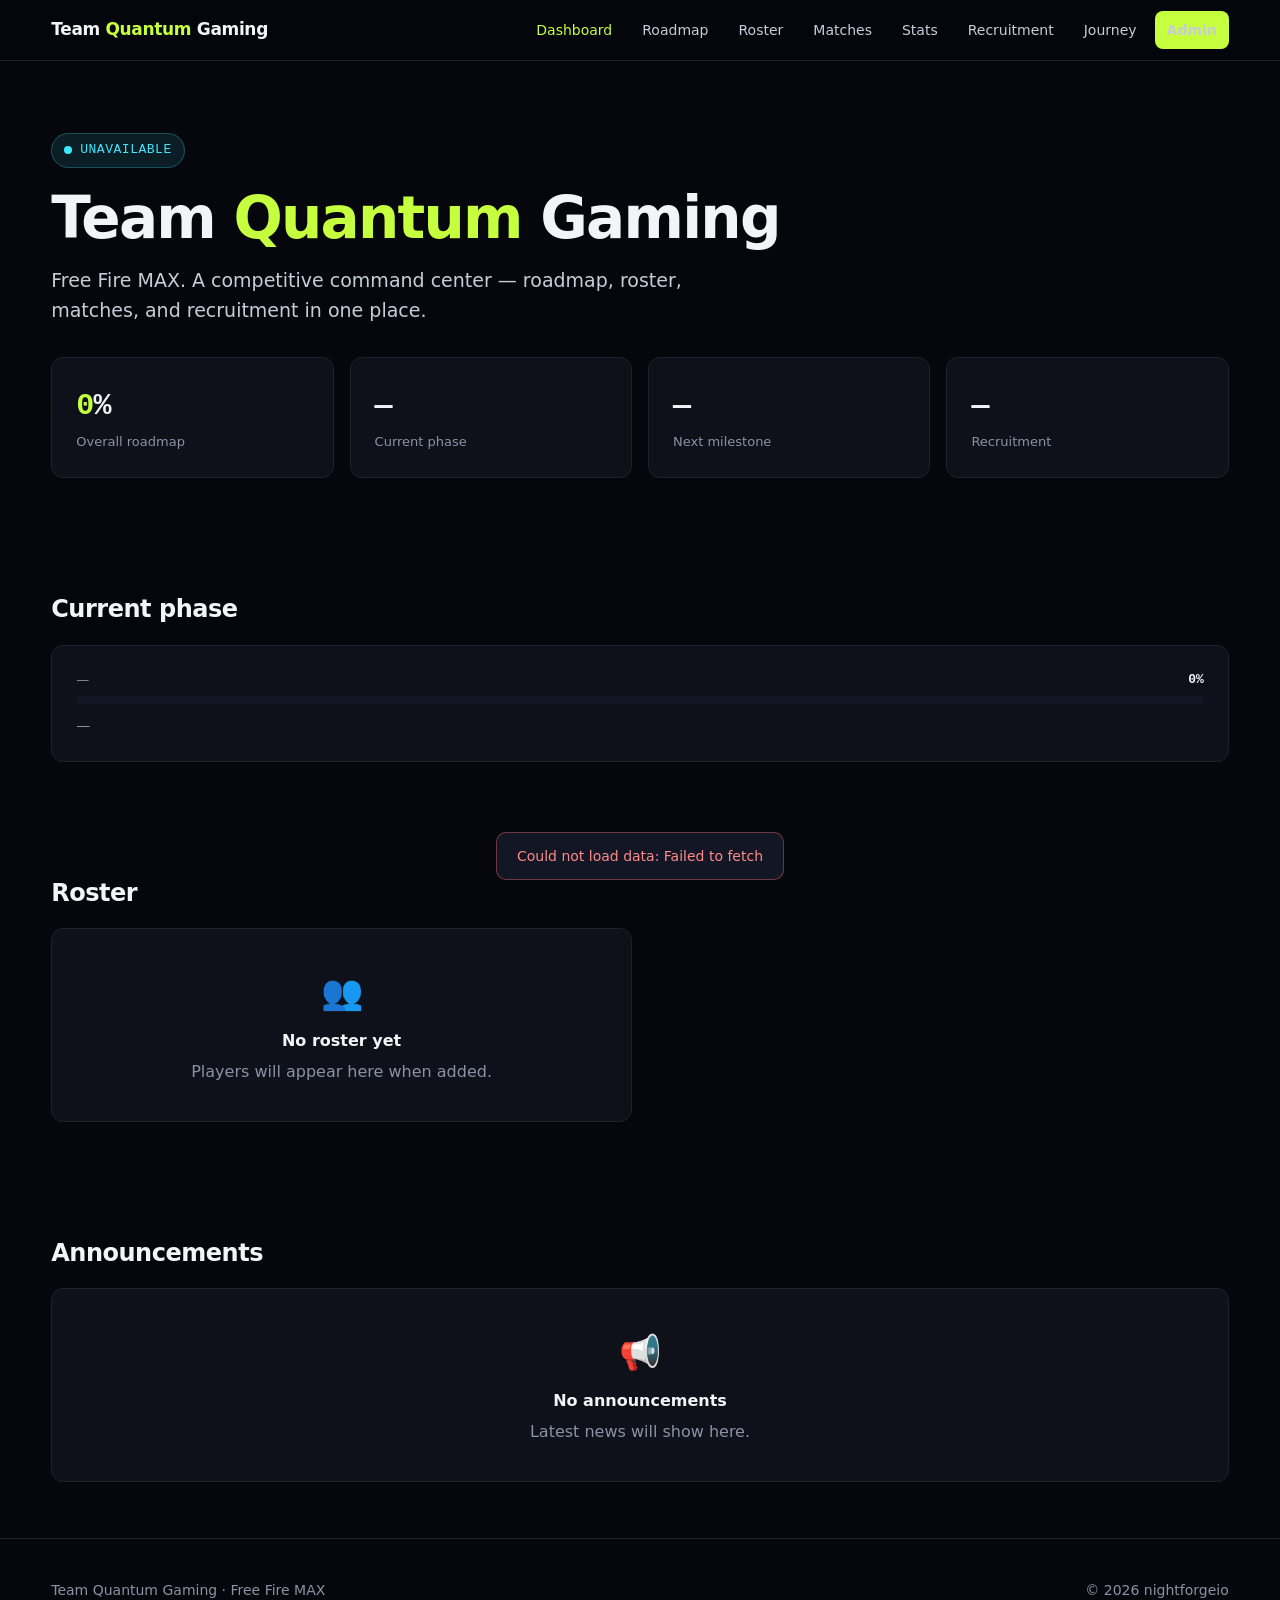
<file: index.html>
<!DOCTYPE html>
<html lang="en" class="js">
<head>
<meta charset="UTF-8">
<meta name="viewport" content="width=device-width, initial-scale=1, viewport-fit=cover">
<meta name="theme-color" content="#06070d">
<title>Team Quantum Gaming — Competitive Command Center</title>
<meta name="description" content="Team Quantum Gaming (TQG), Free Fire MAX. Competitive command center: roadmap, roster, matches, stats, and recruitment. By nightforgeio.">
<link rel="canonical" href="https://nightforgeio.github.io/team-quantum-gaming/">
<link rel="icon" href="data:image/svg+xml,%3Csvg xmlns='http://www.w3.org/2000/svg' viewBox='0 0 100 100'%3E%3Ccircle cx='50' cy='50' r='46' fill='%2306070d' stroke='%23c6ff3d' stroke-width='6'/%3E%3Ctext x='50' y='66' font-size='46' text-anchor='middle' fill='%23c6ff3d' font-family='Arial' font-weight='700'%3EQ%3C/text%3E%3C/svg%3E">
<meta property="og:title" content="Team Quantum Gaming — Competitive Command Center">
<meta property="og:description" content="Free Fire MAX esports dashboard — roadmap, roster, matches, stats.">
<meta property="og:type" content="website">
<meta property="og:url" content="https://nightforgeio.github.io/team-quantum-gaming/">
<meta name="twitter:card" content="summary">
<script>document.documentElement.classList.remove('js');</script>
<link rel="stylesheet" href="css/style.css">
</head>
<body>
<a class="skip" href="#main">Skip to content</a>

<nav class="nav" aria-label="Main">
  <div class="wrap nav-inner">
    <a class="brand" href="index.html">Team <b>Quantum</b> Gaming</a>
    <button class="burger" aria-expanded="false" aria-controls="navlinks" aria-label="Menu">
      <span></span><span></span><span></span>
    </button>
    <div class="nav-links" id="navlinks">
      <a href="index.html" aria-current="page">Dashboard</a>
      <a href="roadmap.html">Roadmap</a>
      <a href="roster.html">Roster</a>
      <a href="matches.html">Matches</a>
      <a href="stats.html">Stats</a>
      <a href="recruitment.html">Recruitment</a>
      <a href="journey.html">Journey</a>
      <a href="admin.html" class="nav-cta">Admin</a>
    </div>
  </div>
</nav>

<main id="main">
  <section class="hero">
    <div class="wrap">
      <span class="eyebrow"><span class="dot"></span> <span data-role="currentPhase">Loading phase…</span></span>
      <h1>Team <span class="lime">Quantum</span> Gaming</h1>
      <p class="subhead">Free Fire MAX. A competitive command center — roadmap, roster, matches, and recruitment in one place.</p>
      <div class="grid grid-4 hero-stats">
        <div class="card stat"><div class="k"><em data-role="overallProgress">0</em>%</div><div class="l">Overall roadmap</div></div>
        <div class="card stat"><div class="k" data-role="phaseProgress">—</div><div class="l">Current phase</div></div>
        <div class="card stat"><div class="k" data-role="nextMilestone">—</div><div class="l">Next milestone</div></div>
        <div class="card stat"><div class="k" data-role="recruitmentStatus">—</div><div class="l">Recruitment</div></div>
      </div>
    </div>
  </section>

  <section>
    <div class="wrap">
      <h2 style="font-size:24px;font-weight:700;letter-spacing:-.02em;margin-bottom:16px">Current phase</h2>
      <div class="card" id="phaseCard">
        <div class="progress-label"><span data-role="phaseTitle">—</span><b data-role="phasePct">0%</b></div>
        <div class="progress"><i data-role="phaseBar" style="width:0%"></i></div>
        <p style="color:var(--muted);font-size:14px;margin-top:10px" data-role="phaseDesc">—</p>
      </div>
    </div>
  </section>

  <section>
    <div class="wrap">
      <h2 style="font-size:24px;font-weight:700;letter-spacing:-.02em;margin-bottom:16px">Roster</h2>
      <div class="grid grid-2" id="rosterGrid">
        <div class="card empty"><div class="big">👥</div><h4>No roster yet</h4><p>Players will appear here when added.</p></div>
      </div>
    </div>
  </section>

  <section>
    <div class="wrap">
      <h2 style="font-size:24px;font-weight:700;letter-spacing:-.02em;margin-bottom:16px">Announcements</h2>
      <div id="announcements">
        <div class="card empty"><div class="big">📢</div><h4>No announcements</h4><p>Latest news will show here.</p></div>
      </div>
    </div>
  </section>
</main>

<footer>
  <div class="wrap">
    <span>Team Quantum Gaming · Free Fire MAX</span>
    <span>© <span data-role="year"></span> nightforgeio</span>
  </div>
</footer>

<nav class="mobilebar" aria-label="Mobile actions">
  <a href="roster.html">Roster</a>
  <a href="roadmap.html" style="background:var(--lime);color:#000">Roadmap</a>
</nav>

<div id="toast" role="status" aria-live="polite"></div>

<script type="module" src="js/dashboard.js"></script>
</body>
</html>
</file>
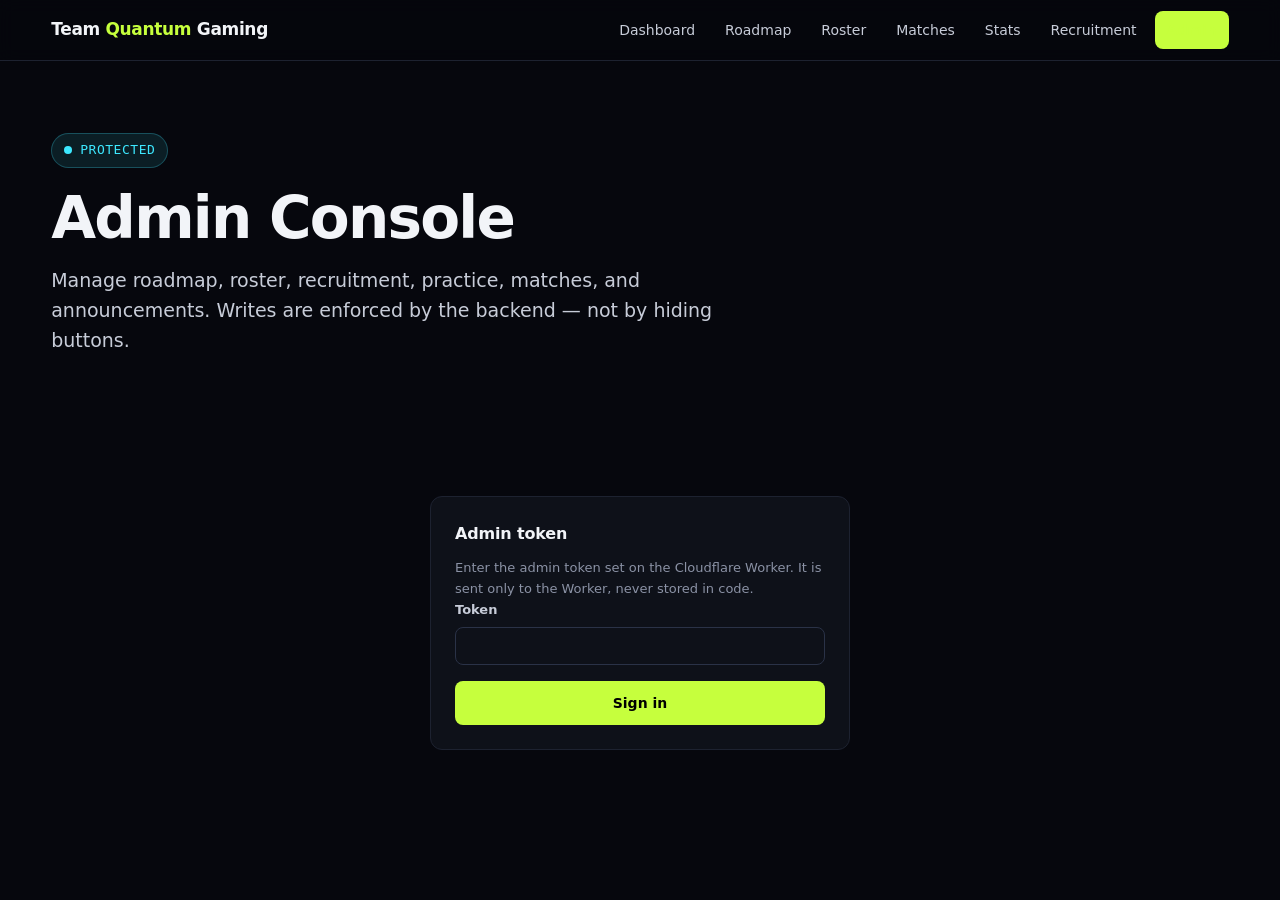
<file: admin.html>
<!DOCTYPE html>
<html lang="en" class="js">
<head>
<meta charset="UTF-8">
<meta name="viewport" content="width=device-width, initial-scale=1, viewport-fit=cover">
<meta name="theme-color" content="#06070d">
<title>Admin — Team Quantum Gaming</title>
<meta name="description" content="Team Quantum Gaming admin console — protected.">
<link rel="stylesheet" href="css/style.css">
<script>document.documentElement.classList.remove('js');</script>
</head>
<body>
<a class="skip" href="#main">Skip to content</a>
<nav class="nav" aria-label="Main">
  <div class="wrap nav-inner">
    <a class="brand" href="index.html">Team <b>Quantum</b> Gaming</a>
    <button class="burger" aria-expanded="false" aria-controls="navlinks" aria-label="Menu"><span></span><span></span><span></span></button>
    <div class="nav-links" id="navlinks">
      <a href="index.html">Dashboard</a>
      <a href="roadmap.html">Roadmap</a>
      <a href="roster.html">Roster</a>
      <a href="matches.html">Matches</a>
      <a href="stats.html">Stats</a>
      <a href="recruitment.html">Recruitment</a>
      <a href="admin.html" class="nav-cta" aria-current="page">Admin</a>
    </div>
  </div>
</nav>
<main id="main">
  <section class="hero">
    <div class="wrap">
      <span class="eyebrow"><span class="dot"></span> Protected</span>
      <h1>Admin Console</h1>
      <p class="subhead">Manage roadmap, roster, recruitment, practice, matches, and announcements. Writes are enforced by the backend — not by hiding buttons.</p>
    </div>
  </section>

  <!-- Auth gate -->
  <section id="authGate">
    <div class="wrap">
      <div class="card" style="max-width:420px;margin-inline:auto">
        <h3>Admin token</h3>
        <p style="color:var(--muted);font-size:13px">Enter the admin token set on the Cloudflare Worker. It is sent only to the Worker, never stored in code.</p>
        <div class="field"><label for="tokenInput">Token</label><input id="tokenInput" type="password" autocomplete="off" required></div>
        <button class="btn block" id="loginBtn">Sign in</button>
        <p class="err" id="authErr" style="display:none;margin-top:10px"></p>
      </div>
    </div>
  </section>

  <!-- Console -->
  <section id="console" style="display:none">
    <div class="wrap">
      <div style="display:flex;justify-content:space-between;align-items:center;gap:12px;flex-wrap:wrap;margin-bottom:20px">
        <div>
          <h2 style="font-size:22px;font-weight:700;letter-spacing:-.02em">Console</h2>
          <p style="color:var(--muted);font-size:13px" id="whoami"></p>
        </div>
        <button class="btn ghost" id="logoutBtn">Sign out</button>
      </div>

      <div class="grid grid-2">
        <div class="card">
          <h3>Roster</h3>
          <div class="field"><label for="p_ign">IGN</label><input id="p_ign"></div>
          <div class="field"><label for="p_display">Display name</label><input id="p_display"></div>
          <div class="field"><label for="p_role">Primary role</label>
            <select id="p_role"><option value="">— none —</option><option>IGL</option><option>Rusher</option><option>Supporter</option><option>Sniper</option><option>Fragger</option><option>Secondary</option></select>
          </div>
          <div class="field"><label for="p_secondary">Secondary roles (comma-separated)</label><input id="p_secondary" placeholder="Sniper, IGL"></div>
          <div class="field"><label for="p_temp">Temporary roles (comma-separated)</label><input id="p_temp" placeholder="Sniper"></div>
          <div class="field"><label for="p_prev">Previous roles (comma-separated)</label><input id="p_prev" placeholder="Rusher"></div>
          <div class="field"><label for="p_achv">Achievements (comma-separated)</label><input id="p_achv" placeholder="MVP, Top 5"></div>
          <div class="field"><label for="p_join">Join date</label><input id="p_join" type="date"></div>
          <div class="field"><label for="p_status">Status</label>
            <select id="p_status"><option value="active">Active</option><option value="substitute">Substitute</option><option value="trial">Trial</option><option value="former">Former</option><option value="inactive">Inactive</option></select>
          </div>
          <button class="btn" id="addPlayer">Add player</button>
        </div>

        <div class="card">
          <h3>Announcement</h3>
          <div class="field"><label for="a_title">Title</label><input id="a_title"></div>
          <div class="field"><label for="a_body">Body</label><textarea id="a_body" rows="3"></textarea></div>
          <button class="btn" id="addAnn">Publish</button>
        </div>

        <div class="card">
          <h3>Match</h3>
          <div class="field"><label for="m_date">Date</label><input id="m_date" type="date"></div>
          <div class="field"><label for="m_type">Type</label>
            <select id="m_type"><option value="squad">Squad</option><option value="solo">Solo</option><option value="practice">Practice</option><option value="scrim">Scrim</option></select>
          </div>
          <div class="field"><label for="m_status">Status</label>
            <select id="m_status"><option value="scheduled">Scheduled</option><option value="completed">Completed</option><option value="cancelled">Cancelled</option></select>
          </div>
          <div class="field"><label for="m_opponent">Opponent</label><input id="m_opponent"></div>
          <div class="field"><label for="m_placement">Placement</label><input id="m_placement" type="number"></div>
          <div class="field"><label for="m_kills">Kills</label><input id="m_kills" type="number"></div>
          <button class="btn" id="addMatch">Record match</button>
        </div>

        <div class="card">
          <h3>Journey milestone</h3>
          <div class="field"><label for="j_date">Date</label><input id="j_date" type="date"></div>
          <div class="field"><label for="j_cat">Category</label>
            <select id="j_cat"><option value="formation">Formation</option><option value="roster">Roster</option><option value="recruitment">Recruitment</option><option value="role">Role</option><option value="practice">Practice</option><option value="roadmap">Roadmap</option><option value="scrim">Scrim</option><option value="achievement">Achievement</option></select>
          </div>
          <div class="field"><label for="j_title">Title</label><input id="j_title"></div>
          <div class="field"><label for="j_desc">Description</label><textarea id="j_desc" rows="2"></textarea></div>
          <div class="field"><label for="j_verified">Verified</label>
            <select id="j_verified"><option value="false">No</option><option value="true">Yes</option></select>
          </div>
          <button class="btn" id="addJourney">Add milestone</button>
        </div>

        <div class="card">
          <h3>Phase (roadmap)</h3>
          <div class="field"><label for="ph_no">Phase #</label><input id="ph_no" type="number" min="1"></div>
          <div class="field"><label for="ph_title">Title</label><input id="ph_title"></div>
          <div class="field"><label for="ph_desc">Description</label><textarea id="ph_desc" rows="2"></textarea></div>
          <div class="field"><label for="ph_status">Status</label>
            <select id="ph_status"><option value="planned">Planned</option><option value="in_progress">In progress</option><option value="blocked">Blocked</option><option value="completed">Completed</option></select>
          </div>
          <button class="btn" id="addPhase">Add phase</button>
        </div>

        <div class="card">
          <h3>Task (under a phase)</h3>
          <div class="field"><label for="t_phase">Phase id</label><input id="t_phase" placeholder="ab12cd34"></div>
          <div class="field"><label for="t_title">Title</label><input id="t_title"></div>
          <div class="field"><label for="t_done">Done</label>
            <select id="t_done"><option value="false">No</option><option value="true">Yes</option></select>
          </div>
          <button class="btn" id="addTask">Add task</button>
        </div>

        <div class="card">
          <h3>Recruitment candidate (private)</h3>
          <div class="field"><label for="r_ign">IGN</label><input id="r_ign"></div>
          <div class="field"><label for="r_role">Target role</label>
            <select id="r_role"><option>Rusher</option><option>Supporter</option><option>IGL</option><option>Sniper</option><option>Fragger</option><option>Secondary</option></select>
          </div>
          <div class="field"><label for="r_notes">Evaluation notes</label><textarea id="r_notes" rows="3"></textarea></div>
          <button class="btn" id="addRec">Add candidate</button>
          <div class="field" style="margin-top:18px;border-top:1px solid var(--line);padding-top:16px">
            <label for="r_approve">Approve candidate (by id)</label>
            <input id="r_approve" placeholder="ab12cd34">
          </div>
          <button class="btn ghost" id="approveRec">Approve candidate</button>
        </div>
      </div>

      <div class="card" style="margin-top:20px">
        <h3>Soft-delete (archive)</h3>
        <div class="grid grid-2">
          <div>
            <div class="field"><label for="del_player_id">Player id</label><input id="del_player_id" placeholder="ab12cd34"></div>
            <button class="btn ghost" id="deletePlayer">Archive player</button>
          </div>
          <div>
            <div class="field"><label for="del_ann_id">Announcement id</label><input id="del_ann_id" placeholder="ef56gh78"></div>
            <button class="btn ghost" id="deleteAnn">Archive announcement</button>
          </div>
          <div>
            <div class="field"><label for="del_match_id">Match id</label><input id="del_match_id" placeholder="a1b2c3d4"></div>
            <button class="btn ghost" id="deleteMatch">Archive match</button>
          </div>
          <div>
            <div class="field"><label for="del_phase_id">Phase id</label><input id="del_phase_id" placeholder="a1b2c3d4"></div>
            <button class="btn ghost" id="deletePhase">Archive phase</button>
          </div>
          <div>
            <div class="field"><label for="del_task_id">Task id</label><input id="del_task_id" placeholder="a1b2c3d4"></div>
            <button class="btn ghost" id="deleteTask">Archive task</button>
          </div>
          <div>
            <div class="field"><label for="del_journey_id">Journey id</label><input id="del_journey_id" placeholder="a1b2c3d4"></div>
            <button class="btn ghost" id="deleteJourney">Archive milestone</button>
          </div>
        </div>
      </div>
    </div>
  </section>
</main>

<div id="toast" role="status" aria-live="polite"></div>
<script type="module" src="js/admin.js"></script>
</body>
</html>
</file>
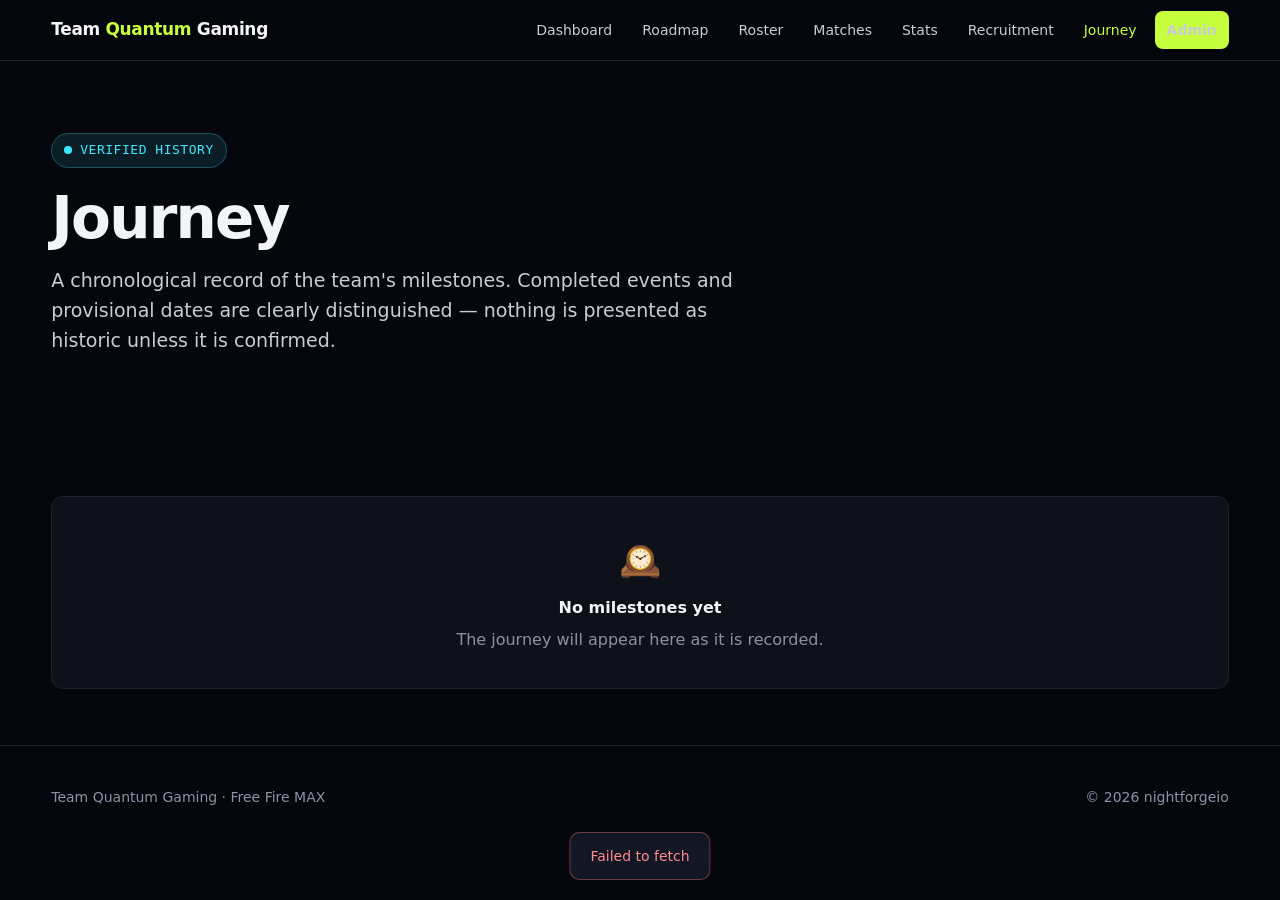
<file: journey.html>
<!DOCTYPE html>
<html lang="en" class="js">
<head>
<meta charset="UTF-8">
<meta name="viewport" content="width=device-width, initial-scale=1, viewport-fit=cover">
<meta name="theme-color" content="#06070d">
<title>Journey — Team Quantum Gaming</title>
<meta name="description" content="Team Quantum Gaming journey — the team's verified history as a timeline. Confirmed milestones only; nothing invented.">
<link rel="stylesheet" href="css/style.css">
<script>document.documentElement.classList.remove('js');</script>
</head>
<body>
<a class="skip" href="#main">Skip to content</a>
<nav class="nav" aria-label="Main">
  <div class="wrap nav-inner">
    <a class="brand" href="index.html">Team <b>Quantum</b> Gaming</a>
    <button class="burger" aria-expanded="false" aria-controls="navlinks" aria-label="Menu"><span></span><span></span><span></span></button>
    <div class="nav-links" id="navlinks">
      <a href="index.html">Dashboard</a>
      <a href="roadmap.html">Roadmap</a>
      <a href="roster.html">Roster</a>
      <a href="matches.html">Matches</a>
      <a href="stats.html">Stats</a>
      <a href="recruitment.html">Recruitment</a>
      <a href="journey.html" aria-current="page">Journey</a>
      <a href="admin.html" class="nav-cta">Admin</a>
    </div>
  </div>
</nav>
<main id="main">
  <section class="hero">
    <div class="wrap">
      <span class="eyebrow"><span class="dot"></span> Verified history</span>
      <h1>Journey</h1>
      <p class="subhead">A chronological record of the team's milestones. Completed events and provisional dates are clearly distinguished — nothing is presented as historic unless it is confirmed.</p>
    </div>
  </section>
  <section>
    <div class="wrap">
      <div class="timeline" id="journeyList">
        <div class="card empty"><div class="big">🕰️</div><h4>No milestones yet</h4><p>The journey will appear here as it is recorded.</p></div>
      </div>
    </div>
  </section>
</main>
<footer>
  <div class="wrap">
    <span>Team Quantum Gaming · Free Fire MAX</span>
    <span>© <span data-role="year"></span> nightforgeio</span>
  </div>
</footer>
<nav class="mobilebar" aria-label="Mobile actions">
  <a href="roadmap.html">Roadmap</a>
  <a href="index.html" style="background:var(--lime);color:#000">Dashboard</a>
</nav>
<div id="toast" role="status" aria-live="polite"></div>
<script type="module" src="js/journey.js"></script>
</body>
</html>
</file>
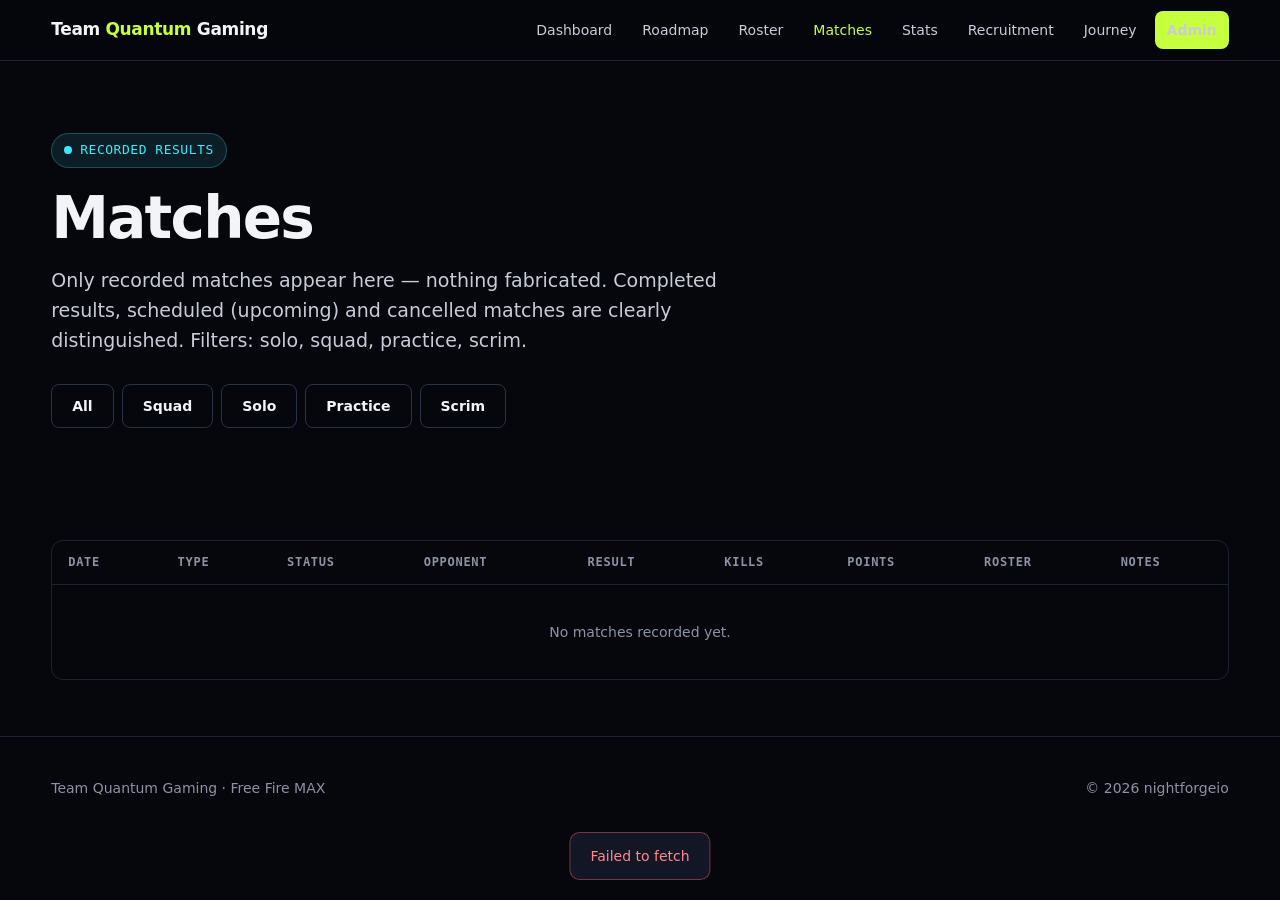
<file: matches.html>
<!DOCTYPE html>
<html lang="en" class="js">
<head>
<meta charset="UTF-8">
<meta name="viewport" content="width=device-width, initial-scale=1, viewport-fit=cover">
<meta name="theme-color" content="#06070d">
<title>Matches — Team Quantum Gaming</title>
<meta name="description" content="Team Quantum Gaming match history — solo, squad, practice, and scrim results.">
<link rel="stylesheet" href="css/style.css">
<script>document.documentElement.classList.remove('js');</script>
</head>
<body>
<a class="skip" href="#main">Skip to content</a>
<nav class="nav" aria-label="Main">
  <div class="wrap nav-inner">
    <a class="brand" href="index.html">Team <b>Quantum</b> Gaming</a>
    <button class="burger" aria-expanded="false" aria-controls="navlinks" aria-label="Menu"><span></span><span></span><span></span></button>
    <div class="nav-links" id="navlinks">
      <a href="index.html">Dashboard</a>
      <a href="roadmap.html">Roadmap</a>
      <a href="roster.html">Roster</a>
      <a href="matches.html" aria-current="page">Matches</a>
      <a href="stats.html">Stats</a>
      <a href="recruitment.html">Recruitment</a>
      <a href="journey.html">Journey</a>
      <a href="admin.html" class="nav-cta">Admin</a>
    </div>
  </div>
</nav>
<main id="main">
  <section class="hero">
    <div class="wrap">
      <span class="eyebrow"><span class="dot"></span> Recorded results</span>
      <h1>Matches</h1>
      <p class="subhead">Only recorded matches appear here — nothing fabricated. Completed results, scheduled (upcoming) and cancelled matches are clearly distinguished. Filters: solo, squad, practice, scrim.</p>
      <div style="display:flex;gap:8px;flex-wrap:wrap;margin-top:20px" id="filters">
        <button class="btn ghost" data-filter="all" aria-pressed="true">All</button>
        <button class="btn ghost" data-filter="squad" aria-pressed="false">Squad</button>
        <button class="btn ghost" data-filter="solo" aria-pressed="false">Solo</button>
        <button class="btn ghost" data-filter="practice" aria-pressed="false">Practice</button>
        <button class="btn ghost" data-filter="scrim" aria-pressed="false">Scrim</button>
      </div>
    </div>
  </section>
  <section>
    <div class="wrap">
      <div class="table-wrap">
        <table>
          <thead><tr><th>Date</th><th>Type</th><th>Status</th><th>Opponent</th><th>Result</th><th>Kills</th><th>Points</th><th>Roster</th><th>Notes</th></tr></thead>
          <tbody id="matchesBody"><tr><td colspan="9" style="text-align:center;color:var(--muted);padding:36px">No matches recorded yet.</td></tr></tbody>
        </table>
      </div>
    </div>
  </section>
</main>
<footer>
  <div class="wrap">
    <span>Team Quantum Gaming · Free Fire MAX</span>
    <span>© <span data-role="year"></span> nightforgeio</span>
  </div>
</footer>
<nav class="mobilebar" aria-label="Mobile actions">
  <a href="stats.html">Stats</a>
  <a href="index.html" style="background:var(--lime);color:#000">Dashboard</a>
</nav>
<div id="toast" role="status" aria-live="polite"></div>
<script type="module" src="js/matches.js"></script>
</body>
</html>
</file>
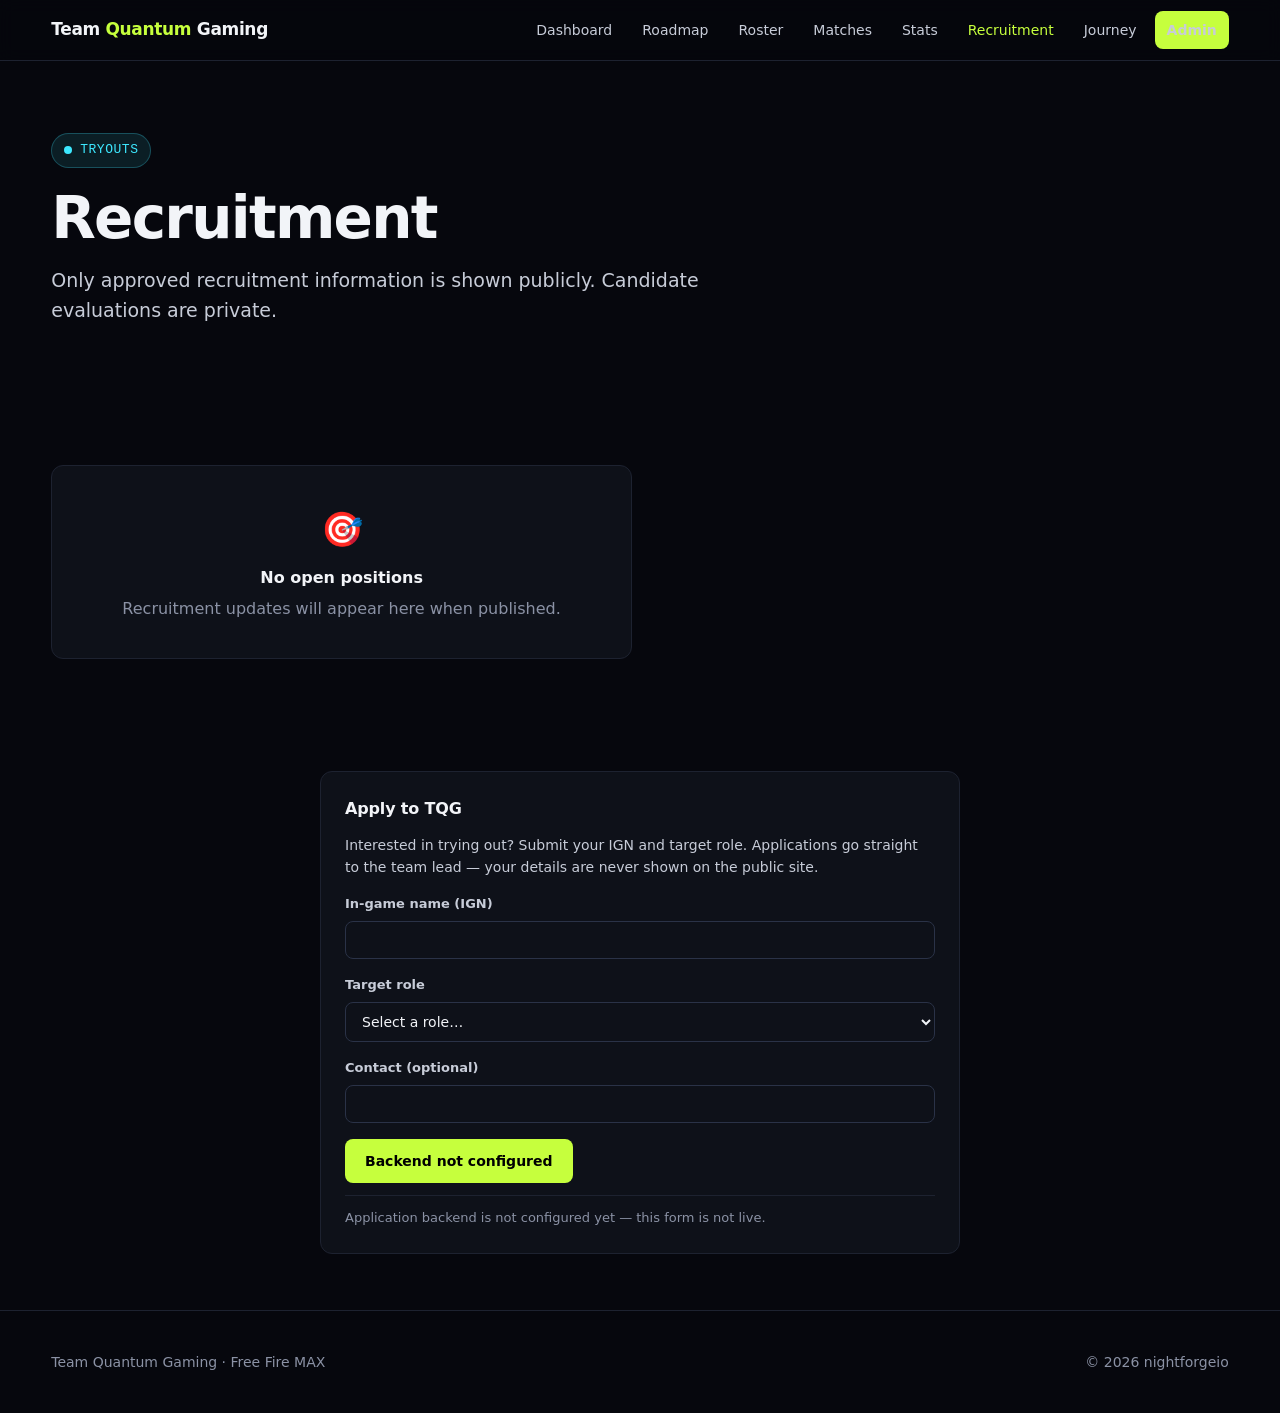
<file: recruitment.html>
<!DOCTYPE html>
<html lang="en" class="js">
<head>
<meta charset="UTF-8">
<meta name="viewport" content="width=device-width, initial-scale=1, viewport-fit=cover">
<meta name="theme-color" content="#06070d">
<title>Recruitment — Team Quantum Gaming</title>
<meta name="description" content="Team Quantum Gaming recruitment — approved public information about open tryouts.">
<link rel="stylesheet" href="css/style.css">
<script>document.documentElement.classList.remove('js');</script>
</head>
<body>
<a class="skip" href="#main">Skip to content</a>
<nav class="nav" aria-label="Main">
  <div class="wrap nav-inner">
    <a class="brand" href="index.html">Team <b>Quantum</b> Gaming</a>
    <button class="burger" aria-expanded="false" aria-controls="navlinks" aria-label="Menu"><span></span><span></span><span></span></button>
    <div class="nav-links" id="navlinks">
      <a href="index.html">Dashboard</a>
      <a href="roadmap.html">Roadmap</a>
      <a href="roster.html">Roster</a>
      <a href="matches.html">Matches</a>
      <a href="stats.html">Stats</a>
      <a href="recruitment.html" aria-current="page">Recruitment</a>
      <a href="journey.html">Journey</a>
      <a href="admin.html" class="nav-cta">Admin</a>
    </div>
  </div>
</nav>
<main id="main">
  <section class="hero">
    <div class="wrap">
      <span class="eyebrow"><span class="dot"></span> Tryouts</span>
      <h1>Recruitment</h1>
      <p class="subhead">Only approved recruitment information is shown publicly. Candidate evaluations are private.</p>
    </div>
  </section>
  <section>
    <div class="wrap">
      <div class="grid grid-2" id="recGrid">
        <div class="card empty"><div class="big">🎯</div><h4>No open positions</h4><p>Recruitment updates will appear here when published.</p></div>
      </div>
    </div>
  </section>
  <section>
    <div class="wrap">
      <div class="card" style="max-width:640px;margin:0 auto">
        <h3>Apply to TQG</h3>
        <p style="color:var(--fg-2);font-size:14px;margin:0 0 16px">Interested in trying out? Submit your IGN and target role. Applications go straight to the team lead — your details are never shown on the public site.</p>
        <form id="applyForm" novalidate>
          <div class="field">
            <label for="a_ign">In-game name (IGN)</label>
            <input id="a_ign" name="ign" type="text" maxlength="40" autocomplete="nickname" required>
            <span class="err" aria-live="polite"></span>
          </div>
          <div class="field">
            <label for="a_role">Target role</label>
            <select id="a_role" name="target_role" required>
              <option value="">Select a role…</option>
              <option value="IGL">IGL</option>
              <option value="Rusher">Rusher</option>
              <option value="Supporter">Supporter</option>
              <option value="Sniper">Sniper</option>
              <option value="Fragger">Fragger</option>
              <option value="Secondary">Secondary</option>
            </select>
            <span class="err" aria-live="polite"></span>
          </div>
          <div class="field">
            <label for="a_contact">Contact (optional)</label>
            <input id="a_contact" name="contact" type="text" maxlength="120" autocomplete="off">
            <span class="err" aria-live="polite"></span>
          </div>
          <!-- Honeypot: hidden from humans, catches bots -->
          <div class="hp" aria-hidden="true">
            <label for="a_website">Website</label>
            <input id="a_website" name="website" type="text" tabindex="-1" autocomplete="off">
          </div>
          <button class="btn" type="submit" id="applySubmit">Submit application</button>
        </form>
        <div id="applySuccess" class="apply-success" hidden>
          <p><strong>Application received.</strong> The team lead will review it and reach out. You can close this page.</p>
          <button class="btn ghost" type="button" id="applyAgain">Submit another</button>
        </div>
        <p id="applyBackend" class="backend-note" hidden>Application backend is not configured yet — this form is not live.</p>
      </div>
    </div>
  </section>
</main>
<footer>
  <div class="wrap">
    <span>Team Quantum Gaming · Free Fire MAX</span>
    <span>© <span data-role="year"></span> nightforgeio</span>
  </div>
</footer>
<nav class="mobilebar" aria-label="Mobile actions">
  <a href="matches.html">Matches</a>
  <a href="index.html" style="background:var(--lime);color:#000">Dashboard</a>
</nav>
<div id="toast" role="status" aria-live="polite"></div>
<script type="module" src="js/recruitment.js"></script>
</body>
</html>
</file>
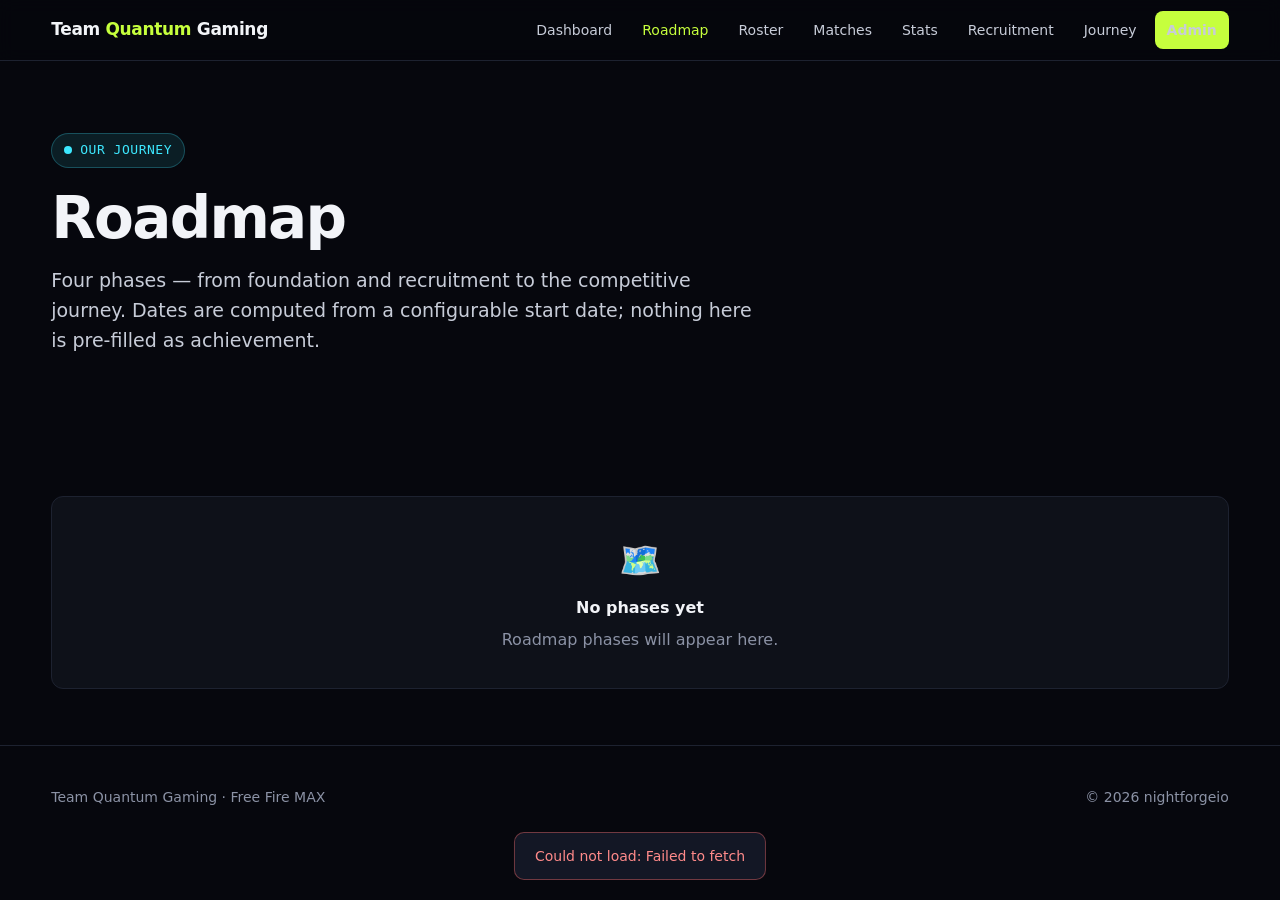
<file: roadmap.html>
<!DOCTYPE html>
<html lang="en" class="js">
<head>
<meta charset="UTF-8">
<meta name="viewport" content="width=device-width, initial-scale=1, viewport-fit=cover">
<meta name="theme-color" content="#06070d">
<title>Roadmap — Team Quantum Gaming</title>
<meta name="description" content="Team Quantum Gaming roadmap — four phases from foundation and recruitment to the competitive journey.">
<link rel="stylesheet" href="css/style.css">
<script>document.documentElement.classList.remove('js');</script>
</head>
<body>
<a class="skip" href="#main">Skip to content</a>
<nav class="nav" aria-label="Main">
  <div class="wrap nav-inner">
    <a class="brand" href="index.html">Team <b>Quantum</b> Gaming</a>
    <button class="burger" aria-expanded="false" aria-controls="navlinks" aria-label="Menu"><span></span><span></span><span></span></button>
    <div class="nav-links" id="navlinks">
      <a href="index.html">Dashboard</a>
      <a href="roadmap.html" aria-current="page">Roadmap</a>
      <a href="roster.html">Roster</a>
      <a href="matches.html">Matches</a>
      <a href="stats.html">Stats</a>
      <a href="recruitment.html">Recruitment</a>
      <a href="journey.html">Journey</a>
      <a href="admin.html" class="nav-cta">Admin</a>
    </div>
  </div>
</nav>
<main id="main">
  <section class="hero">
    <div class="wrap">
      <span class="eyebrow"><span class="dot"></span> Our journey</span>
      <h1>Roadmap</h1>
      <p class="subhead">Four phases — from foundation and recruitment to the competitive journey. Dates are computed from a configurable start date; nothing here is pre-filled as achievement.</p>
    </div>
  </section>
  <section>
    <div class="wrap">
      <div id="roadmapList">
        <div class="card empty"><div class="big">🗺️</div><h4>No phases yet</h4><p>Roadmap phases will appear here.</p></div>
      </div>
    </div>
  </section>
</main>
<footer>
  <div class="wrap">
    <span>Team Quantum Gaming · Free Fire MAX</span>
    <span>© <span data-role="year"></span> nightforgeio</span>
  </div>
</footer>
<nav class="mobilebar" aria-label="Mobile actions">
  <a href="roster.html">Roster</a>
  <a href="index.html" style="background:var(--lime);color:#000">Dashboard</a>
</nav>
<div id="toast" role="status" aria-live="polite"></div>
<script type="module" src="js/roadmap.js"></script>
</body>
</html>
</file>
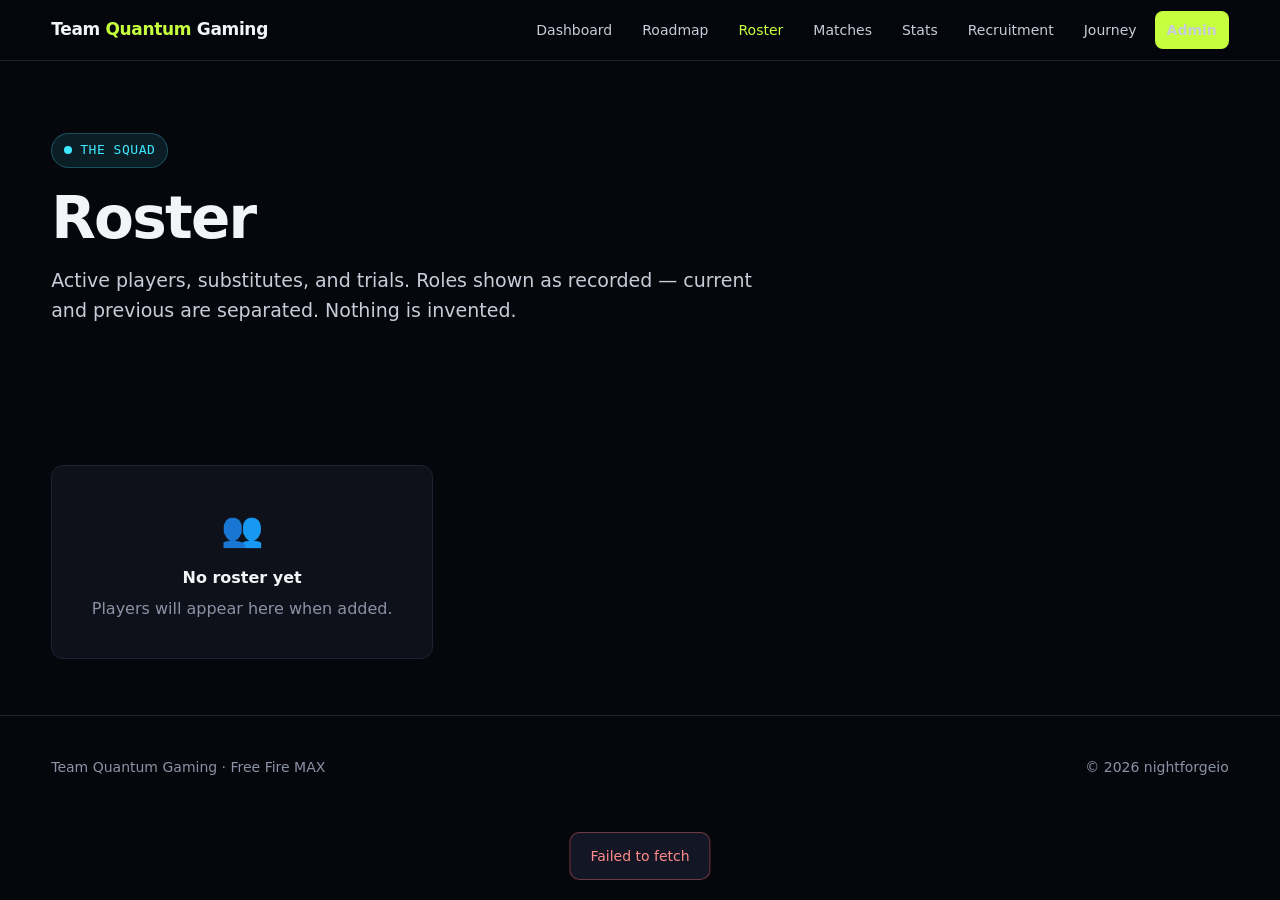
<file: roster.html>
<!DOCTYPE html>
<html lang="en" class="js">
<head>
<meta charset="UTF-8">
<meta name="viewport" content="width=device-width, initial-scale=1, viewport-fit=cover">
<meta name="theme-color" content="#06070d">
<title>Roster — Team Quantum Gaming</title>
<meta name="description" content="Team Quantum Gaming roster — player profiles, roles, and roster status.">
<link rel="stylesheet" href="css/style.css">
<script>document.documentElement.classList.remove('js');</script>
</head>
<body>
<a class="skip" href="#main">Skip to content</a>
<nav class="nav" aria-label="Main">
  <div class="wrap nav-inner">
    <a class="brand" href="index.html">Team <b>Quantum</b> Gaming</a>
    <button class="burger" aria-expanded="false" aria-controls="navlinks" aria-label="Menu"><span></span><span></span><span></span></button>
    <div class="nav-links" id="navlinks">
      <a href="index.html">Dashboard</a>
      <a href="roadmap.html">Roadmap</a>
      <a href="roster.html" aria-current="page">Roster</a>
      <a href="matches.html">Matches</a>
      <a href="stats.html">Stats</a>
      <a href="recruitment.html">Recruitment</a>
      <a href="journey.html">Journey</a>
      <a href="admin.html" class="nav-cta">Admin</a>
    </div>
  </div>
</nav>
<main id="main">
  <section class="hero">
    <div class="wrap">
      <span class="eyebrow"><span class="dot"></span> The squad</span>
      <h1>Roster</h1>
      <p class="subhead">Active players, substitutes, and trials. Roles shown as recorded — current and previous are separated. Nothing is invented.</p>
    </div>
  </section>
  <section>
    <div class="wrap">
      <div class="grid grid-3" id="rosterGrid">
        <div class="card empty"><div class="big">👥</div><h4>No roster yet</h4><p>Players will appear here when added.</p></div>
      </div>
    </div>
  </section>
</main>
<footer>
  <div class="wrap">
    <span>Team Quantum Gaming · Free Fire MAX</span>
    <span>© <span data-role="year"></span> nightforgeio</span>
  </div>
</footer>
<nav class="mobilebar" aria-label="Mobile actions">
  <a href="roadmap.html">Roadmap</a>
  <a href="index.html" style="background:var(--lime);color:#000">Dashboard</a>
</nav>
<div id="toast" role="status" aria-live="polite"></div>
<script type="module" src="js/roster.js"></script>
</body>
</html>
</file>
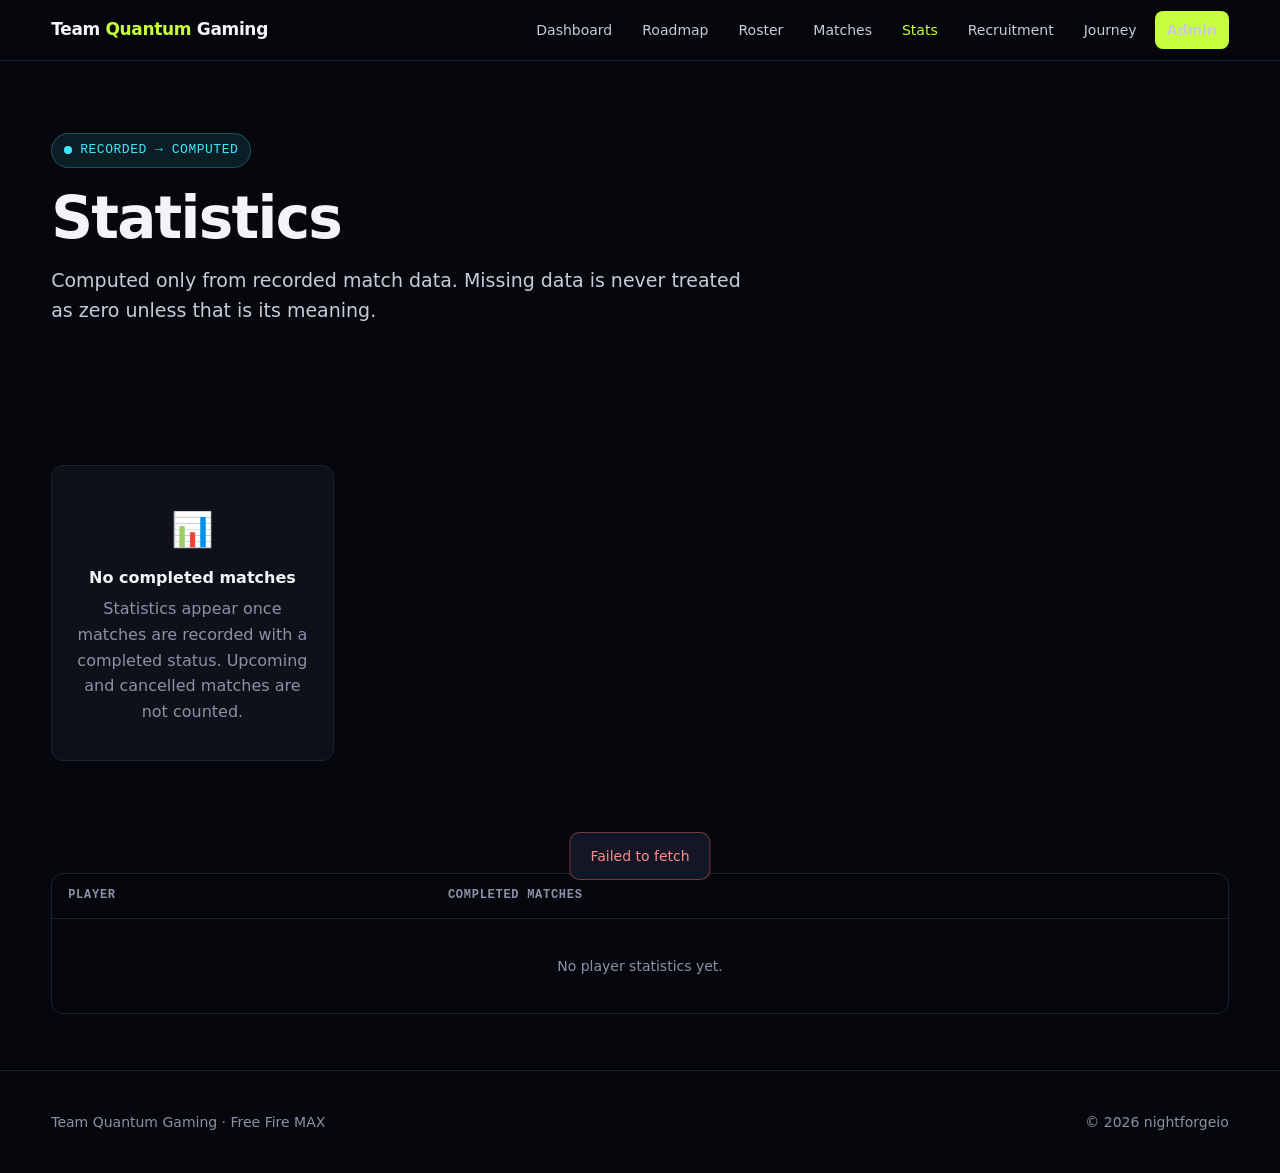
<file: stats.html>
<!DOCTYPE html>
<html lang="en" class="js">
<head>
<meta charset="UTF-8">
<meta name="viewport" content="width=device-width, initial-scale=1, viewport-fit=cover">
<meta name="theme-color" content="#06070d">
<title>Stats — Team Quantum Gaming</title>
<meta name="description" content="Team Quantum Gaming statistics — computed from recorded matches.">
<link rel="stylesheet" href="css/style.css">
<script>document.documentElement.classList.remove('js');</script>
</head>
<body>
<a class="skip" href="#main">Skip to content</a>
<nav class="nav" aria-label="Main">
  <div class="wrap nav-inner">
    <a class="brand" href="index.html">Team <b>Quantum</b> Gaming</a>
    <button class="burger" aria-expanded="false" aria-controls="navlinks" aria-label="Menu"><span></span><span></span><span></span></button>
    <div class="nav-links" id="navlinks">
      <a href="index.html">Dashboard</a>
      <a href="roadmap.html">Roadmap</a>
      <a href="roster.html">Roster</a>
      <a href="matches.html">Matches</a>
      <a href="stats.html" aria-current="page">Stats</a>
      <a href="recruitment.html">Recruitment</a>
      <a href="journey.html">Journey</a>
      <a href="admin.html" class="nav-cta">Admin</a>
    </div>
  </div>
</nav>
<main id="main">
  <section class="hero">
    <div class="wrap">
      <span class="eyebrow"><span class="dot"></span> Recorded → computed</span>
      <h1>Statistics</h1>
      <p class="subhead">Computed only from recorded match data. Missing data is never treated as zero unless that is its meaning.</p>
    </div>
  </section>
  <section>
    <div class="wrap">
      <div class="grid grid-4" id="statCards">
        <div class="card empty"><div class="big">📊</div><h4>No completed matches</h4><p>Statistics appear once matches are recorded with a completed status. Upcoming and cancelled matches are not counted.</p></div>
      </div>
    </div>
  </section>
  <section>
    <div class="wrap">
      <div class="table-wrap">
        <table>
          <thead><tr><th>Player</th><th>Completed matches</th></tr></thead>
          <tbody id="playerStats"><tr><td colspan="2" style="text-align:center;color:var(--muted);padding:36px">No player statistics yet.</td></tr></tbody>
        </table>
      </div>
    </div>
  </section>
</main>
<footer>
  <div class="wrap">
    <span>Team Quantum Gaming · Free Fire MAX</span>
    <span>© <span data-role="year"></span> nightforgeio</span>
  </div>
</footer>
<nav class="mobilebar" aria-label="Mobile actions">
  <a href="matches.html">Matches</a>
  <a href="index.html" style="background:var(--lime);color:#000">Dashboard</a>
</nav>
<div id="toast" role="status" aria-live="polite"></div>
<script type="module" src="js/stats.js"></script>
</body>
</html>
</file>
<file: css/style.css>
/* ============================================================
   TQG — design tokens + base (from brief)
   bg #06070D | accent lime #C6FF3D | secondary cyan #3DE8FF
   off-white text | muted grey | restrained dark cards
   ============================================================ */
:root{
  --bg:#06070d;
  --bg-2:#0a0c13;
  --card:#0e1119;
  --card-2:#131725;
  --line:#1d2230;
  --line-2:#2a3247;
  --fg:#f2f4f8;
  --fg-2:#c7ccd8;
  --muted:#8b92a5;
  --lime:#c6ff3d;
  --cyan:#3de8ff;
  --lime-dim:rgba(198,255,61,.12);
  --cyan-dim:rgba(61,232,255,.10);
  --r:12px;
  --r-lg:16px;
  --ease:cubic-bezier(.2,.7,.2,1);
  --font:"Space Grotesk",system-ui,-apple-system,"Segoe UI",Roboto,sans-serif;
  --font-m:"JetBrains Mono",ui-monospace,Menlo,Consolas,monospace;
}
*{margin:0;padding:0;box-sizing:border-box}
html{scroll-behavior:smooth}
body{
  background:var(--bg);color:var(--fg);
  font-family:var(--font);line-height:1.6;
  -webkit-font-smoothing:antialiased;
  overflow-x:hidden;
  font-size:16px;
}
a{color:inherit;text-decoration:none}
img{max-width:100%;height:auto;display:block}
ul{list-style:none}
button{font-family:inherit;cursor:pointer;border:0;background:none}
input,select,textarea{font-family:inherit;color:inherit}
:focus-visible{outline:2px solid var(--lime);outline-offset:3px;border-radius:4px}
.skip{position:absolute;left:-999px;top:0;background:var(--lime);color:#000;padding:12px 18px;font-weight:700;z-index:300;border-radius:0 0 12px 0}
.skip:focus{left:0}
.wrap{width:min(1180px,92%);margin-inline:auto}
/* Nav */
.nav{position:sticky;top:0;z-index:100;background:rgba(6,7,13,.85);backdrop-filter:blur(8px);border-bottom:1px solid var(--line)}
.nav-inner{display:flex;align-items:center;justify-content:space-between;height:60px}
.brand{font-weight:700;letter-spacing:-.02em;font-size:17px}
.brand b{color:var(--lime)}
.nav-links{display:flex;gap:6px;align-items:center}
.nav-links a{padding:8px 12px;font-size:14px;color:var(--fg-2);border-radius:8px;transition:color .18s var(--ease),background .18s var(--ease)}
.nav-links a:hover{color:var(--fg);background:var(--card-2)}
.nav-links a[aria-current]{color:var(--lime)}
.nav-cta{background:var(--lime);color:#000;font-weight:700;padding:8px 16px;border-radius:8px;font-size:14px;transition:transform .18s var(--ease),filter .18s var(--ease)}
.nav-cta:hover{transform:translateY(-1px);filter:brightness(1.06)}
.burger{display:none;flex-direction:column;gap:5px;padding:10px;border-radius:8px;min-width:44px;min-height:44px}
.burger span{display:block;width:20px;height:2px;background:var(--fg);transition:transform .2s var(--ease),opacity .2s var(--ease)}
.burger[aria-expanded="true"] span:nth-child(1){transform:translateY(7px) rotate(45deg)}
.burger[aria-expanded="true"] span:nth-child(2){opacity:0}
.burger[aria-expanded="true"] span:nth-child(3){transform:translateY(-7px) rotate(-45deg)}
/* Hero / sections */
section{padding:56px 0}
.hero{padding:72px 0 56px}
.eyebrow{display:inline-flex;align-items:center;gap:8px;font-size:13px;color:var(--cyan);font-family:var(--font-m);letter-spacing:.04em;text-transform:uppercase;background:var(--cyan-dim);padding:6px 12px;border-radius:999px;border:1px solid rgba(61,232,255,.25)}
.eyebrow .dot{width:8px;height:8px;border-radius:50%;background:var(--cyan);animation:pulse 2s infinite}
@keyframes pulse{0%,100%{opacity:1}50%{opacity:.35}}
h1{font-size:clamp(34px,7vw,58px);line-height:1.05;letter-spacing:-.03em;font-weight:700;margin:20px 0 16px}
h1 .lime{color:var(--lime)}
.subhead{font-size:clamp(16px,2.4vw,19px);color:var(--fg-2);max-width:58ch;margin-bottom:28px}
.hero-stats{display:flex;flex-wrap:wrap;gap:24px;margin-top:32px}
.stat .k{font-size:30px;font-weight:700;letter-spacing:-.02em;font-family:var(--font-m)}
.stat .k em{font-style:normal;color:var(--lime)}
.stat .l{font-size:13px;color:var(--muted);margin-top:2px}
/* Cards */
.card{background:var(--card);border:1px solid var(--line);border-radius:var(--r);padding:24px}
.card h3{font-size:16px;font-weight:700;letter-spacing:-.01em;margin-bottom:12px;display:flex;align-items:center;gap:8px}
.grid{display:grid;gap:16px}
.grid-2{grid-template-columns:repeat(2,1fr)}
.grid-3{grid-template-columns:repeat(3,1fr)}
.grid-4{grid-template-columns:repeat(4,1fr)}
/* Progress bars */
.progress{height:8px;background:var(--card-2);border-radius:999px;overflow:hidden}
.progress > i{display:block;height:100%;background:var(--lime);border-radius:999px;transition:width .4s var(--ease)}
.progress-label{display:flex;justify-content:space-between;font-size:13px;color:var(--muted);margin-bottom:6px}
.progress-label b{color:var(--fg);font-family:var(--font-m)}
/* Status pill */
.pill{display:inline-flex;align-items:center;gap:6px;font-size:12.5px;font-weight:600;padding:5px 11px;border-radius:999px;border:1px solid}
.pill.lime{color:var(--lime);background:var(--lime-dim);border-color:rgba(198,255,61,.3)}
.pill.cyan{color:var(--cyan);background:var(--cyan-dim);border-color:rgba(61,232,255,.3)}
.pill.grey{color:var(--muted);background:var(--card-2);border-color:var(--line-2)}
.pill.red{color:#ff6b6b;background:rgba(255,107,107,.1);border-color:rgba(255,107,107,.3)}
/* Tables */
.table-wrap{overflow-x:auto;border:1px solid var(--line);border-radius:var(--r)}
table{width:100%;border-collapse:collapse;font-size:14px}
th,td{text-align:left;padding:12px 16px;border-bottom:1px solid var(--line);white-space:nowrap}
th{font-size:12px;text-transform:uppercase;letter-spacing:.06em;color:var(--muted);font-family:var(--font-m);font-weight:600}
tr:last-child td{border-bottom:0}
tbody tr{transition:background .18s var(--ease)}
tbody tr:hover{background:var(--card-2)}
/* Journey timeline */
.timeline{display:grid;gap:0}
.timeline-item{display:grid;grid-template-columns:28px 1fr;gap:16px;padding-bottom:28px;position:relative}
.timeline-item:last-child{padding-bottom:0}
.tl-rail{position:relative;display:flex;justify-content:center}
.tl-rail::before{content:"";position:absolute;top:6px;bottom:-10px;width:2px;background:var(--line-2)}
.timeline-item:last-child .tl-rail::before{display:none}
.tl-dot{width:12px;height:12px;border-radius:50%;background:var(--lime);border:3px solid var(--bg);box-shadow:0 0 0 2px var(--lime);margin-top:4px;flex:none}
.tl-body{background:var(--card);border:1px solid var(--line);border-radius:var(--r);padding:18px 20px}
.tl-head{display:flex;align-items:center;gap:10px;flex-wrap:wrap;margin-bottom:8px}
.tl-cat{font-family:var(--font-m);font-size:11.5px;letter-spacing:.08em;text-transform:uppercase;color:var(--cyan)}
.tl-badge{font-size:11.5px;padding:3px 9px}
.tl-body h3{font-size:16px;font-weight:700;letter-spacing:-.01em;margin-bottom:6px}
.tl-desc{font-size:14px;color:var(--fg-2);margin-bottom:10px}
.tl-meta{font-size:13px;color:var(--muted)}
.tl-date{align-items:center;gap:6px}

/* Player profile cards */
.player-card .p-display{color:var(--muted);font-size:13px;margin-top:2px}
.player-card .p-roles{margin-top:10px;font-size:14px;color:var(--fg-2);display:flex;gap:8px;align-items:baseline}
.player-card .p-roles .lbl,.player-card .p-achv .lbl{font-family:var(--font-m);font-size:11.5px;letter-spacing:.08em;text-transform:uppercase;color:var(--cyan);flex:none}
.player-card .p-joined{margin-top:6px;font-size:13px;color:var(--muted)}
.player-card .p-achv{margin-top:14px;border-top:1px solid var(--line);padding-top:12px}
.player-card .p-achv ul{display:grid;gap:6px;margin-top:8px}
.player-card .p-achv li{font-size:13.5px;color:var(--fg-2);padding-left:18px;position:relative}
.player-card .p-achv li::before{content:"";position:absolute;left:0;top:7px;width:6px;height:6px;border-radius:50%;background:var(--lime)}

/* Empty state */
.empty{text-align:center;padding:36px 20px;color:var(--muted)}
.empty .big{font-size:34px;margin-bottom:8px}
.empty h4{color:var(--fg);margin-bottom:6px}
/* Honeypot: positioned off-screen so humans never see or focus it */
.hp{position:absolute;left:-9999px;top:auto;width:1px;height:1px;overflow:hidden}
.apply-success{border:1px solid rgba(198,255,61,.35);background:var(--card-2);border-radius:var(--r);padding:20px;margin-top:4px}
.backend-note{font-size:13px;color:var(--muted);margin-top:12px;border-top:1px solid var(--line);padding-top:12px}
/* Footer */
footer{border-top:1px solid var(--line);padding:40px 0;color:var(--muted);font-size:14px}
footer .wrap{display:flex;flex-wrap:wrap;gap:12px;justify-content:space-between}
/* Forms (admin) */
.field{margin-bottom:16px}
.field label{display:block;font-size:13px;font-weight:600;margin-bottom:6px;color:var(--fg-2)}
.field input,.field select,.field textarea{width:100%;padding:10px 12px;background:var(--card);border:1px solid var(--line-2);border-radius:8px;font-size:14px;color:var(--fg);transition:border-color .18s var(--ease)}
.field input:focus,.field select:focus,.field textarea:focus{outline:none;border-color:var(--lime)}
.field .err{color:#ff6b6b;font-size:12.5px;margin-top:5px;min-height:0}
.btn{display:inline-flex;align-items:center;gap:8px;background:var(--lime);color:#000;font-weight:700;padding:11px 20px;border-radius:8px;font-size:14px;min-height:44px;transition:transform .18s var(--ease),filter .18s var(--ease)}
.btn:hover{transform:translateY(-1px);filter:brightness(1.06)}
.btn.ghost{background:transparent;color:var(--fg);border:1px solid var(--line-2)}
.btn.danger{background:rgba(255,107,107,.12);color:#ff6b6b;border:1px solid rgba(255,107,107,.3)}
.btn.block{width:100%;justify-content:center}
/* Toast */
#toast{position:fixed;bottom:20px;left:50%;transform:translateX(-50%) translateY(20px);background:var(--card-2);border:1px solid var(--line-2);color:var(--fg);padding:12px 20px;border-radius:10px;font-size:14px;z-index:400;opacity:0;pointer-events:none;transition:opacity .25s var(--ease),transform .25s var(--ease)}
#toast.show{opacity:1;transform:translateX(-50%) translateY(0)}
#toast.err{border-color:rgba(255,107,107,.4);color:#ff8a8a}
/* Mobile action bar */
.mobilebar{display:none;position:fixed;bottom:0;left:0;right:0;background:var(--bg-2);border-top:1px solid var(--line);padding:8px 12px;z-index:200;gap:8px}
.mobilebar a{flex:1;text-align:center;padding:12px;border-radius:8px;font-weight:700;font-size:14px;min-height:44px;display:flex;align-items:center;justify-content:center}
/* Responsive */
@media (max-width:900px){
  .grid-4{grid-template-columns:repeat(2,1fr)}
  .grid-3{grid-template-columns:repeat(2,1fr)}
}
@media (max-width:720px){
  .nav-links{position:fixed;inset:60px 0 auto 0;background:var(--bg-2);flex-direction:column;padding:12px;gap:4px;border-bottom:1px solid var(--line);transform:translateY(-120%);transition:transform .25s var(--ease);z-index:99}
  .nav-links.open{transform:translateY(0)}
  .nav-links a{width:100%;text-align:center;padding:14px}
  .nav-cta{display:none}
  .burger{display:flex;min-width:44px;min-height:44px}
  section,hero{padding:44px 0}
  .grid-2,.grid-3,.grid-4{grid-template-columns:1fr}
  .mobilebar{display:flex}
  footer{padding-bottom:84px}
}
@media (prefers-reduced-motion:reduce){
  *{animation:none!important;transition:none!important}
}
</file>
